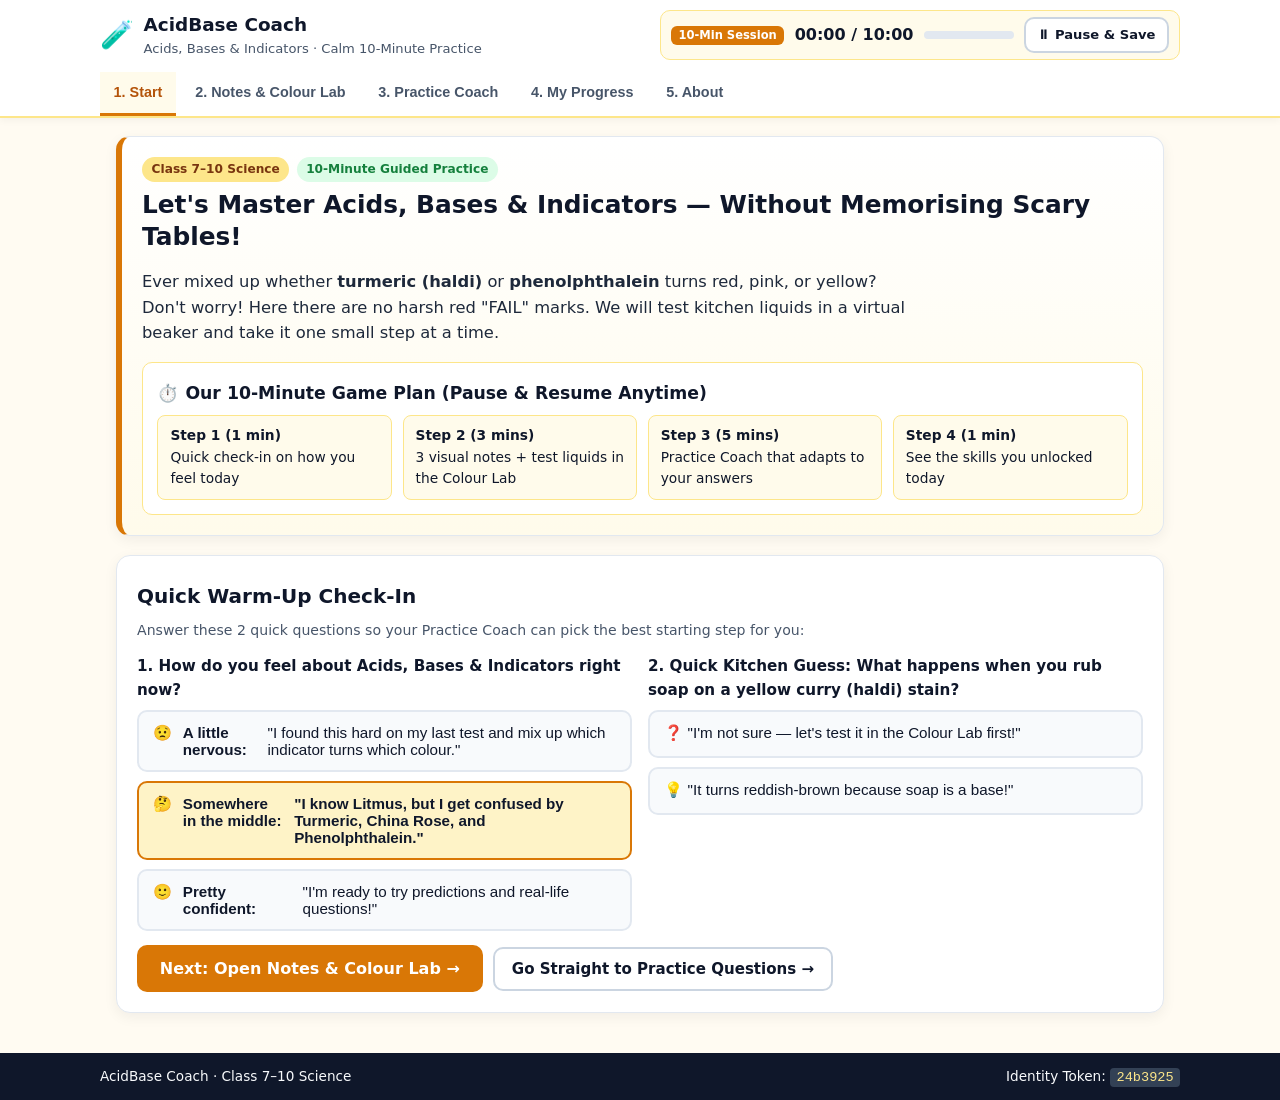
<file: index.html>
<!DOCTYPE html>
<html lang="en">
<head>
  <meta charset="UTF-8" />
  <meta name="viewport" content="width=device-width, initial-scale=1.0" />
  <title>AcidBase Coach — Interactive Science Tutor</title>
  <link rel="stylesheet" href="./styles.css" />
</head>
<body>
  <!-- Clean Learner Header: Brand + 10-Minute Study Session Timer & Pause/Save -->
  <header class="app-header">
    <div class="header-top-row">
      <div class="brand-block">
        <span class="brand-logo" aria-hidden="true">🧪</span>
        <div>
          <strong class="brand-title">AcidBase Coach</strong>
          <span class="brand-subtitle">Acids, Bases & Indicators · Calm 10-Minute Practice</span>
        </div>
      </div>

      <div class="c4-session-widget" aria-label="10-Minute Study Session Timer">
        <div class="c4-timer-text">
          <span class="c4-badge">10-Min Session</span>
          <strong id="c4-timer-readout">00:00 / 10:00</strong>
        </div>
        <div class="c4-progress-track" aria-hidden="true">
          <div id="c4-progress-fill" class="c4-progress-fill" style="width: 0%"></div>
        </div>
        <button type="button" id="c4-pause-btn" class="btn btn-small btn-outline" data-action="toggle-pause">
          ⏸ Pause & Save
        </button>
      </div>
    </div>

    <!-- 5 Connected Screens Navigation Bar -->
    <nav class="main-nav" aria-label="Primary Navigation">
      <button type="button" class="nav-tab nav-tab-active" data-nav-screen="welcome">
        1. Start
      </button>
      <button type="button" class="nav-tab" data-nav-screen="concept">
        2. Notes & Colour Lab
      </button>
      <button type="button" class="nav-tab" data-nav-screen="tutor">
        3. Practice Coach
      </button>
      <button type="button" class="nav-tab" data-nav-screen="summary">
        4. My Progress
      </button>
      <button type="button" class="nav-tab" data-nav-screen="about">
        5. About
      </button>
    </nav>
  </header>

  <!-- Pause & Save Banner -->
  <div id="c4-pause-drawer" class="c4-pause-drawer" hidden></div>

  <!-- Main Screen Container -->
  <main id="app-main" class="app-main" role="main"></main>

  <!-- Subtle Mandatory Footer with Identity Token on Every Screen (Section 2 Rule) -->
  <footer id="identity-footer" class="identity-footer" role="contentinfo">
    <div class="footer-inner">
      <span>AcidBase Coach · Class 7–10 Science</span>
      <span>Identity Token: <code>24b3925</code></span>
    </div>
  </footer>

  <script type="module" src="./src/app.js"></script>
</body>
</html>
</file>
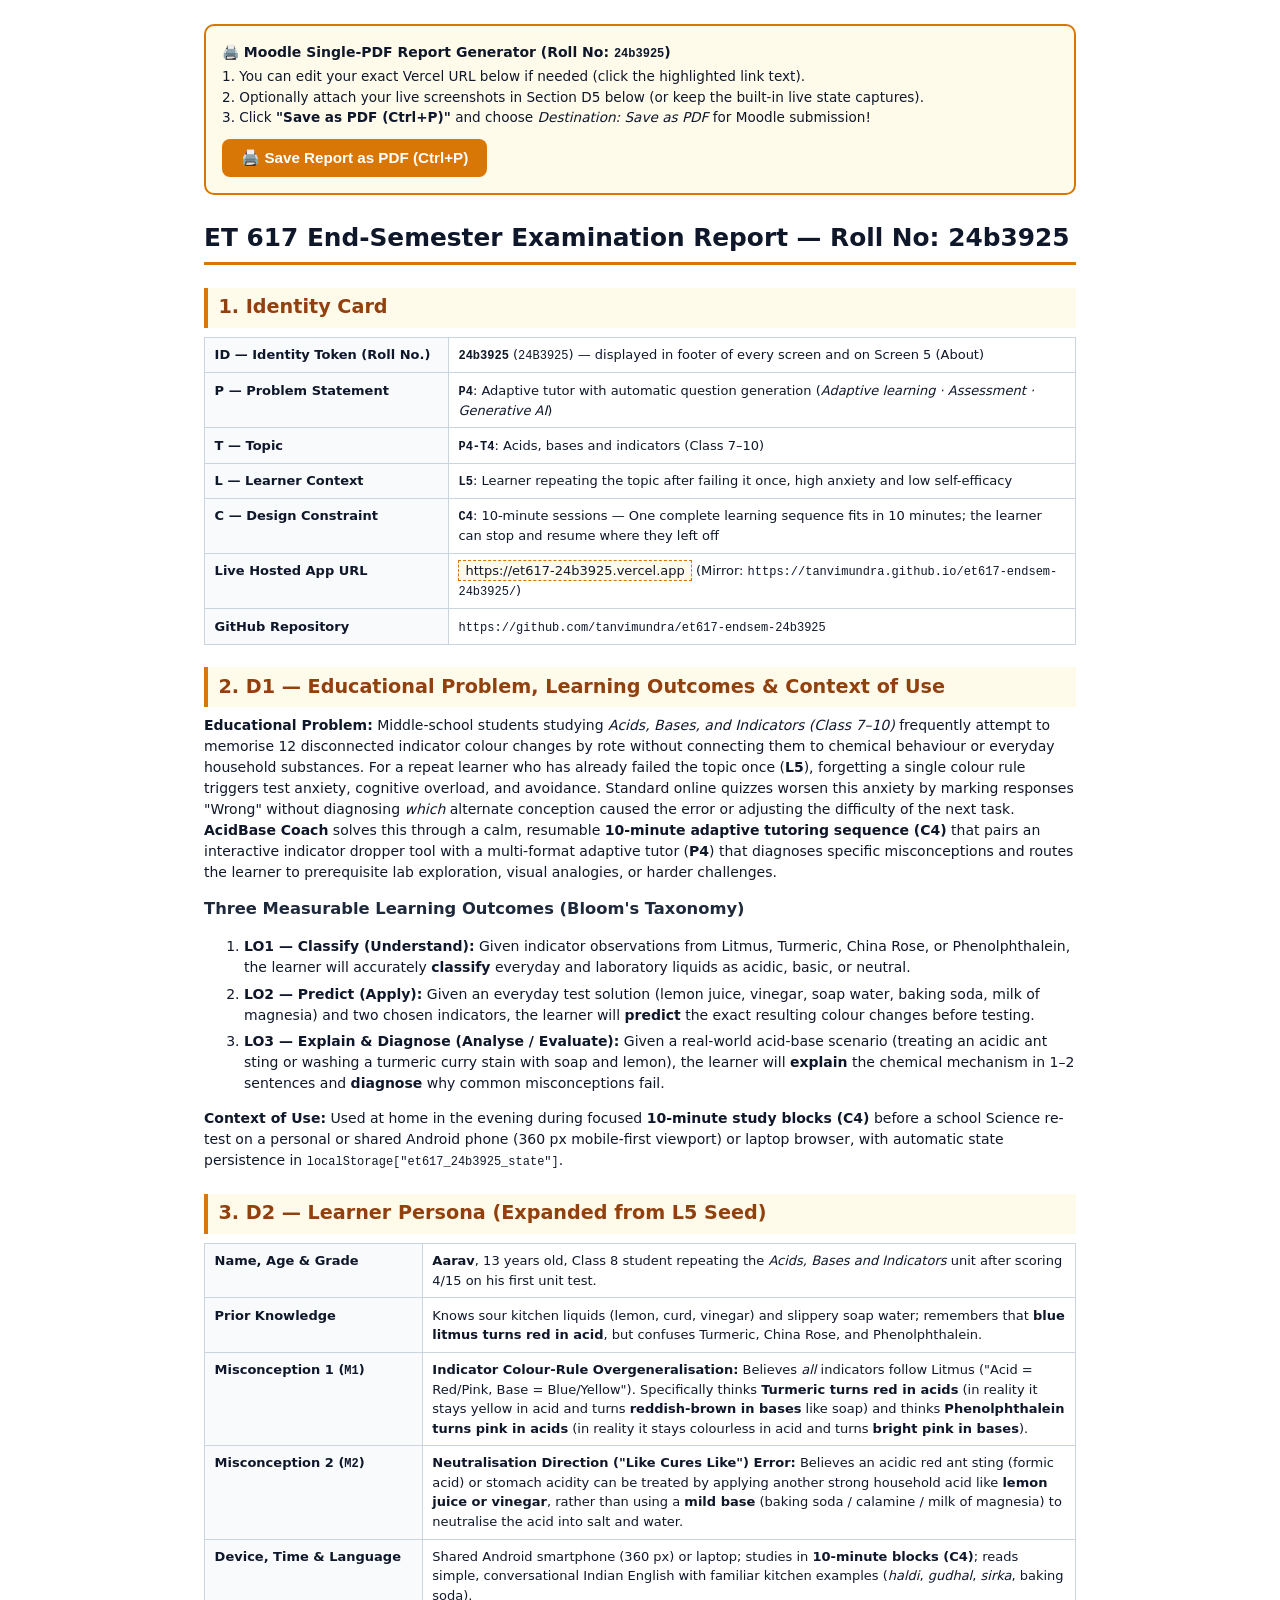
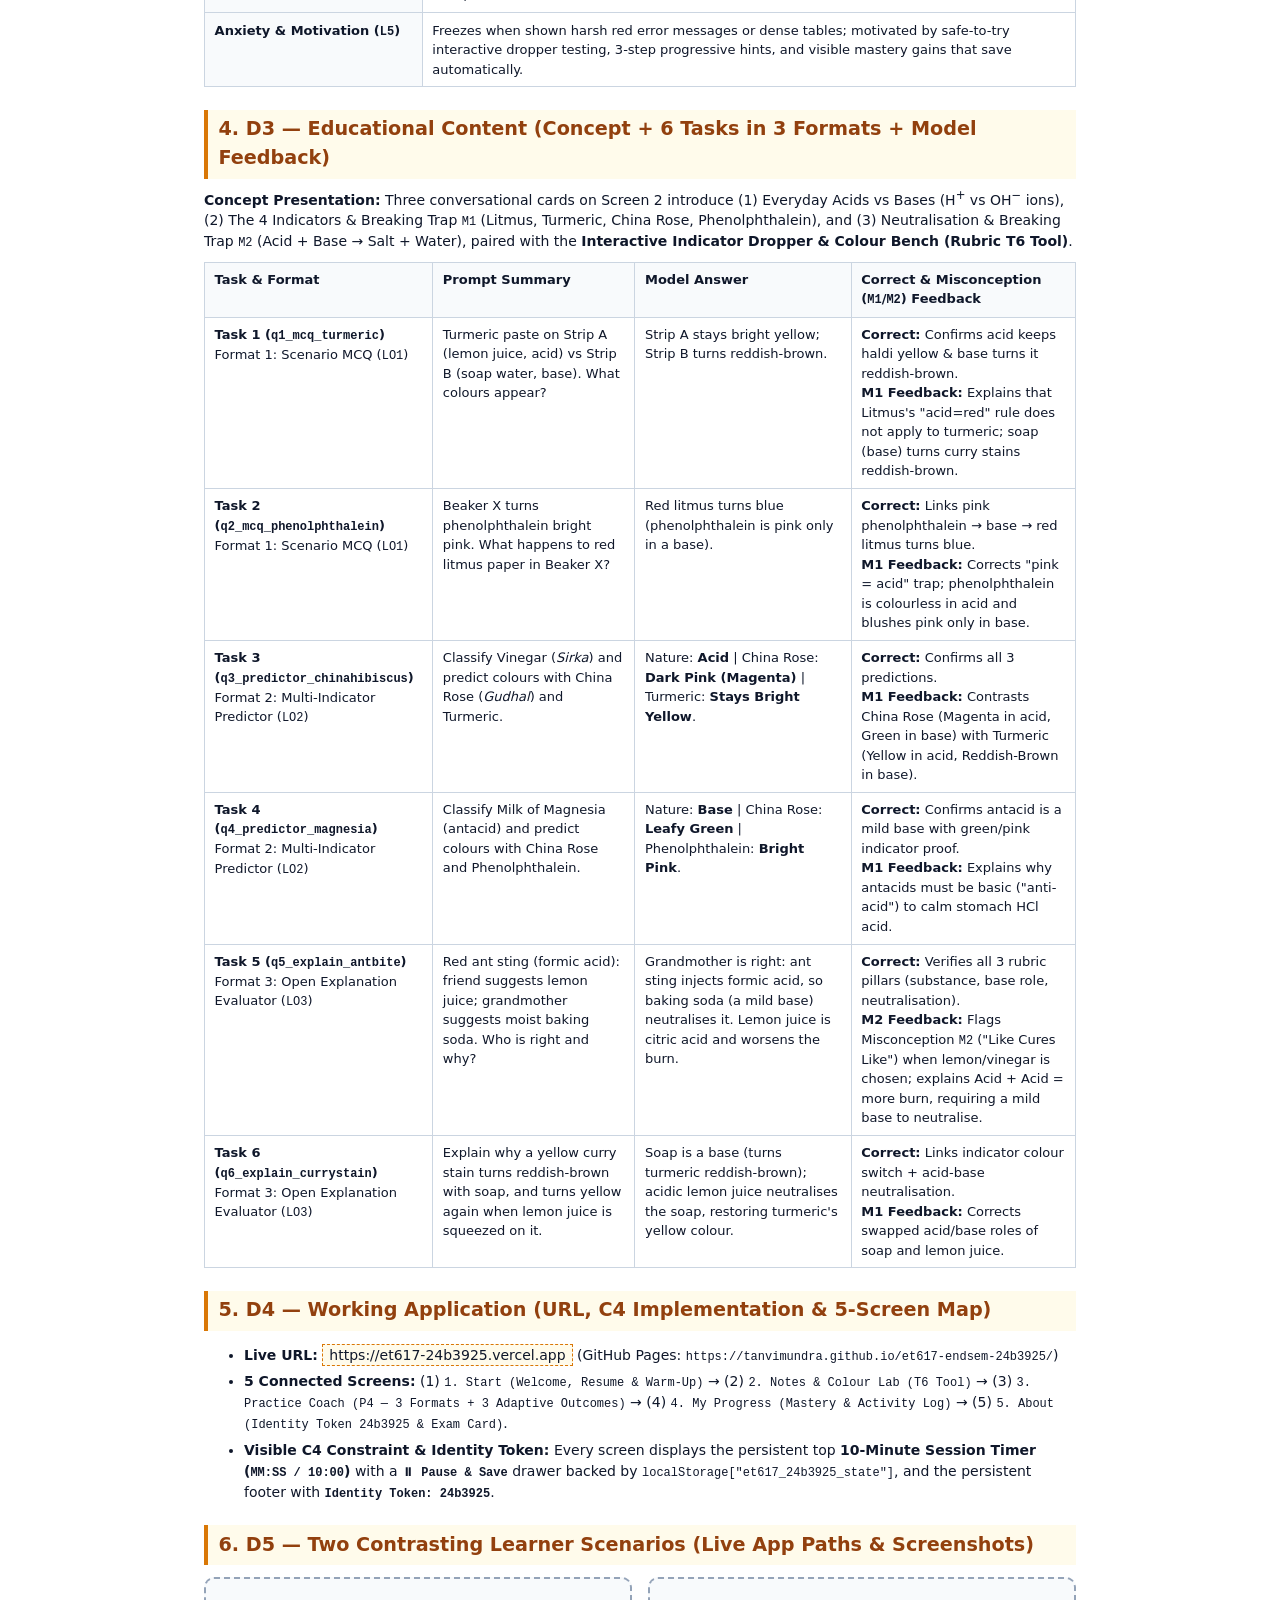
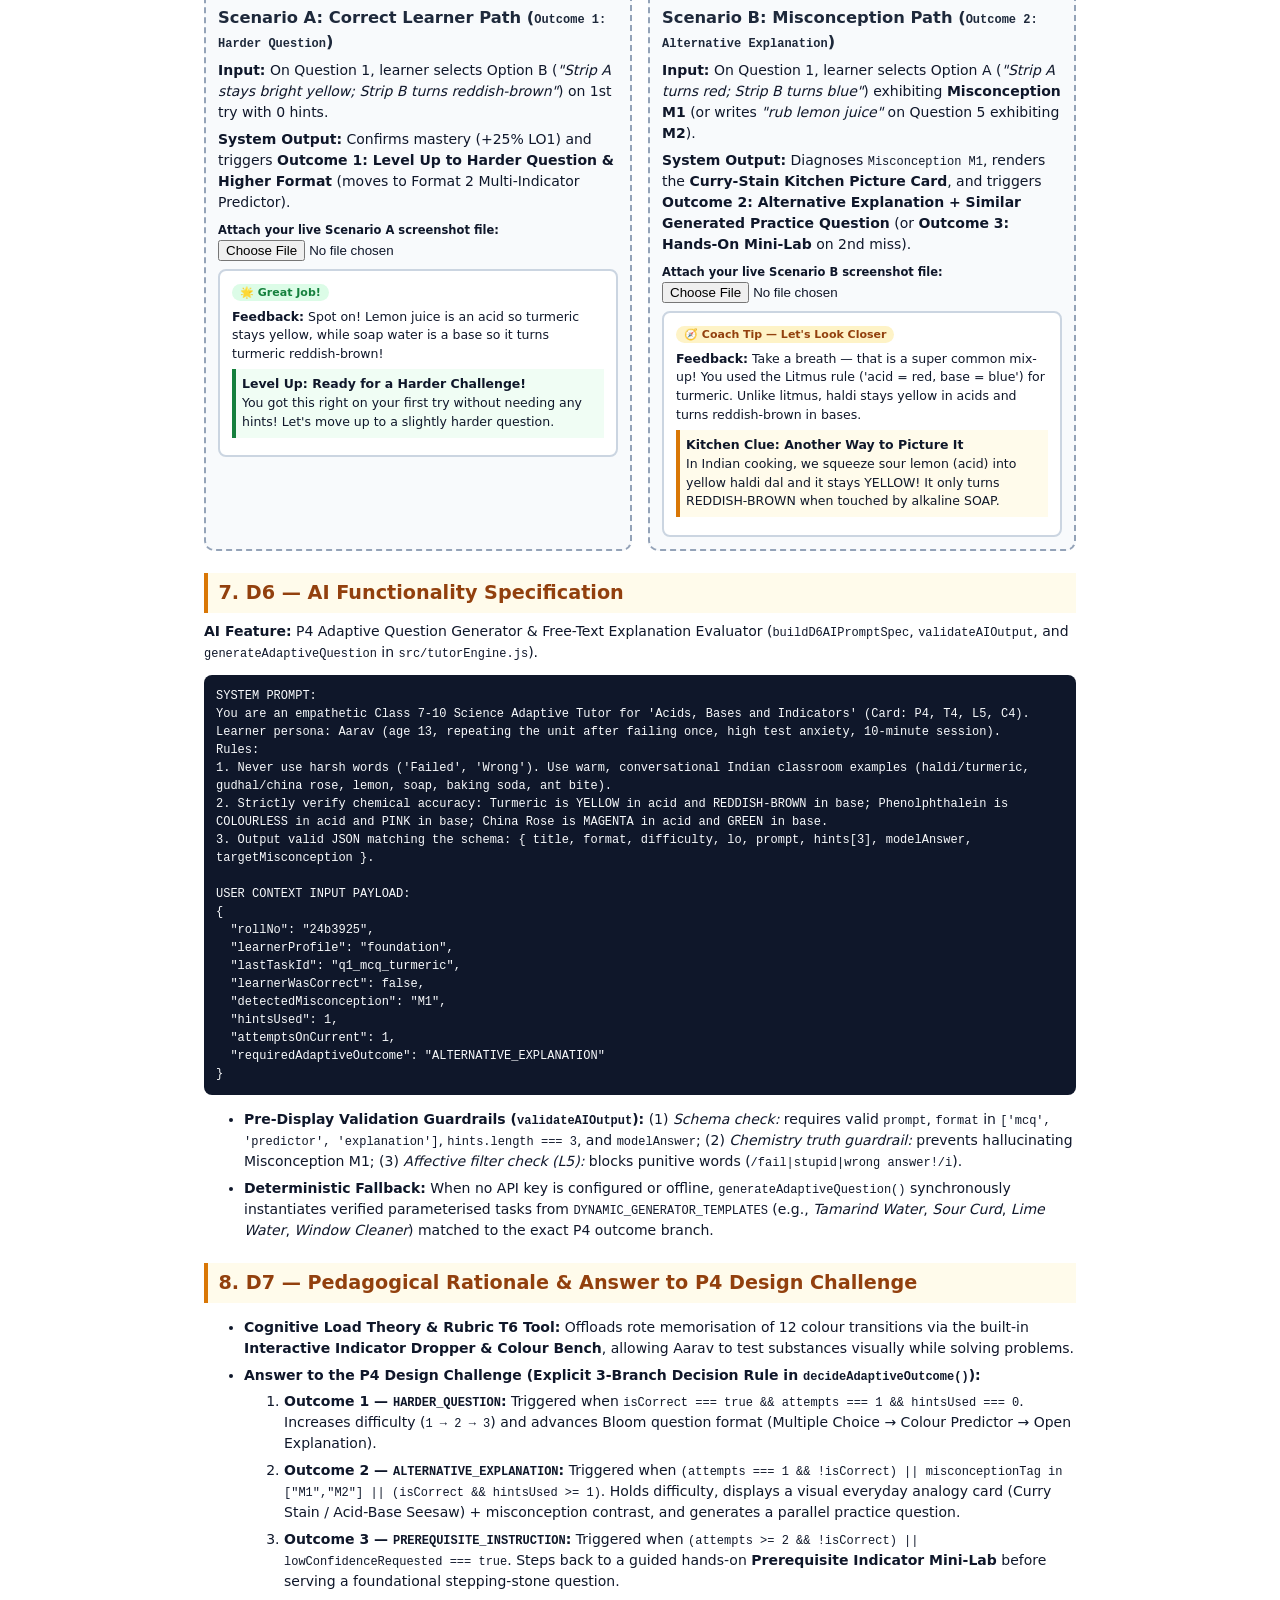
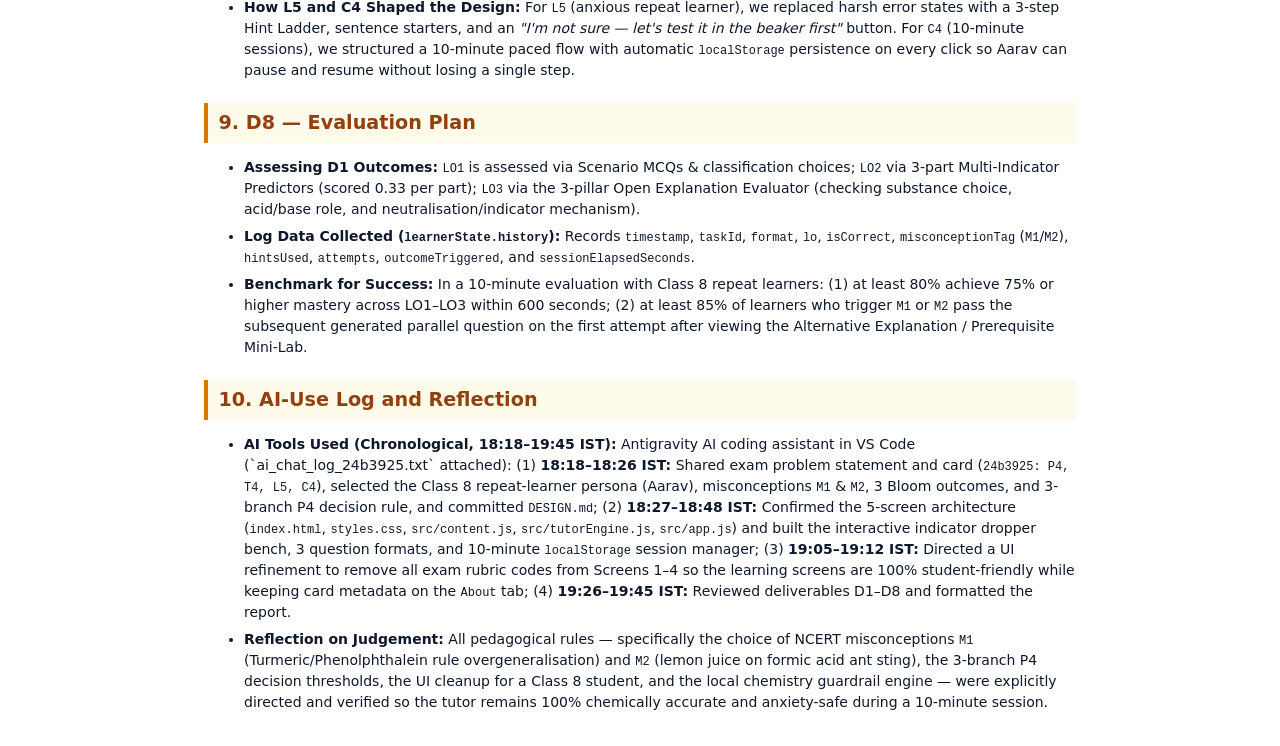
<file: report.html>
<!DOCTYPE html>
<html lang="en">
<head>
  <meta charset="UTF-8" />
  <meta name="viewport" content="width=device-width, initial-scale=1.0" />
  <title>ET 617 End-Semester Exam Report — 24b3925 (P4 · T4 · L5 · C4)</title>
  <style>
    :root {
      --text: #0f172a;
      --muted: #475569;
      --accent: #d97706;
      --border: #cbd5e1;
      --bg-soft: #f8fafc;
    }
    * { box-sizing: border-box; }
    body {
      font-family: system-ui, -apple-system, BlinkMacSystemFont, "Segoe UI", Roboto, sans-serif;
      color: var(--text);
      line-height: 1.5;
      max-width: 920px;
      margin: 0 auto;
      padding: 1.5rem;
      background: #ffffff;
      font-size: 14px;
    }
    .no-print-bar {
      background: #fffbeb;
      border: 2px solid var(--accent);
      border-radius: 10px;
      padding: 1rem;
      margin-bottom: 1.5rem;
      display: flex;
      justify-content: space-between;
      align-items: center;
      flex-wrap: wrap;
      gap: 0.75rem;
    }
    .btn-print {
      background: var(--accent);
      color: #fff;
      border: none;
      padding: 0.6rem 1.2rem;
      border-radius: 8px;
      font-weight: 700;
      cursor: pointer;
      font-size: 0.95rem;
    }
    h1 { font-size: 1.55rem; margin: 0 0 0.4rem; color: #0f172a; border-bottom: 3px solid var(--accent); padding-bottom: 0.4rem; }
    h2 { font-size: 1.2rem; margin: 1.4rem 0 0.5rem; color: #92400e; background: #fffbeb; padding: 0.35rem 0.65rem; border-left: 4px solid var(--accent); }
    h3 { font-size: 1.02rem; margin: 0.9rem 0 0.35rem; color: #1e293b; }
    p, li { margin: 0.35rem 0; }
    table { width: 100%; border-collapse: collapse; margin: 0.6rem 0; font-size: 13px; }
    th, td { border: 1px solid var(--border); padding: 0.45rem 0.6rem; text-align: left; vertical-align: top; }
    th { background: var(--bg-soft); font-weight: 700; }
    code, pre { font-family: ui-monospace, SFMono-Regular, Menlo, Consolas, monospace; font-size: 12px; }
    pre { background: #0f172a; color: #f8fafc; padding: 0.75rem; border-radius: 8px; overflow-x: auto; white-space: pre-wrap; }
    .screenshot-grid {
      display: grid;
      grid-template-columns: 1fr 1fr;
      gap: 1rem;
      margin: 0.75rem 0;
    }
    .screenshot-card {
      border: 2px dashed #94a3b8;
      border-radius: 10px;
      padding: 0.75rem;
      background: #f8fafc;
    }
    .screenshot-card img {
      max-width: 100%;
      border-radius: 6px;
      border: 1px solid #cbd5e1;
      margin-top: 0.5rem;
      display: block;
    }
    .mock-ui-capture {
      background: #ffffff;
      border: 2px solid #cbd5e1;
      border-radius: 8px;
      padding: 0.75rem;
      margin-top: 0.5rem;
      font-size: 12.5px;
    }
    .badge-green { background: #dcfce7; color: #15803d; padding: 2px 8px; border-radius: 99px; font-weight: 700; font-size: 11px; }
    .badge-amber { background: #fef3c7; color: #92400e; padding: 2px 8px; border-radius: 99px; font-weight: 700; font-size: 11px; }
    .badge-red { background: #fee2e2; color: #b91c1c; padding: 2px 8px; border-radius: 99px; font-weight: 700; font-size: 11px; }
    .editable-url {
      border: 1px dashed var(--accent);
      padding: 2px 6px;
      background: #fffbeb;
    }
    @media print {
      .no-print-bar, .file-upload-control { display: none !important; }
      body { padding: 0; font-size: 12.5px; }
      h2 { break-after: avoid; }
      table, pre, .screenshot-card { break-inside: avoid; }
    }
  </style>
</head>
<body>
  <div class="no-print-bar">
    <div>
      <strong>🖨️ Moodle Single-PDF Report Generator (Roll No: <code>24b3925</code>)</strong>
      <p style="margin:0.2rem 0 0; font-size:0.85rem;">
        1. You can edit your exact Vercel URL below if needed (click the highlighted link text).<br/>
        2. Optionally attach your live screenshots in Section D5 below (or keep the built-in live state captures).<br/>
        3. Click <strong>"Save as PDF (Ctrl+P)"</strong> and choose <em>Destination: Save as PDF</em> for Moodle submission!
      </p>
    </div>
    <button class="btn-print" onclick="window.print()">🖨️ Save Report as PDF (Ctrl+P)</button>
  </div>

  <h1>ET 617 End-Semester Examination Report — Roll No: 24b3925</h1>

  <h2>1. Identity Card</h2>
  <table>
    <tbody>
      <tr>
        <th style="width:28%">ID — Identity Token (Roll No.)</th>
        <td><strong><code>24b3925</code></strong> (<code>24B3925</code>) — displayed in footer of every screen and on Screen 5 (About)</td>
      </tr>
      <tr>
        <th>P — Problem Statement</th>
        <td><strong><code>P4</code></strong>: Adaptive tutor with automatic question generation (<em>Adaptive learning · Assessment · Generative AI</em>)</td>
      </tr>
      <tr>
        <th>T — Topic</th>
        <td><strong><code>P4-T4</code></strong>: Acids, bases and indicators (Class 7–10)</td>
      </tr>
      <tr>
        <th>L — Learner Context</th>
        <td><strong><code>L5</code></strong>: Learner repeating the topic after failing it once, high anxiety and low self-efficacy</td>
      </tr>
      <tr>
        <th>C — Design Constraint</th>
        <td><strong><code>C4</code></strong>: 10-minute sessions — One complete learning sequence fits in 10 minutes; the learner can stop and resume where they left off</td>
      </tr>
      <tr>
        <th>Live Hosted App URL</th>
        <td>
          <span contenteditable="true" class="editable-url">https://et617-24b3925.vercel.app</span>
          (Mirror: <code>https://tanvimundra.github.io/et617-endsem-24b3925/</code>)
        </td>
      </tr>
      <tr>
        <th>GitHub Repository</th>
        <td><code>https://github.com/tanvimundra/et617-endsem-24b3925</code></td>
      </tr>
    </tbody>
  </table>

  <h2>2. D1 — Educational Problem, Learning Outcomes & Context of Use</h2>
  <p>
    <strong>Educational Problem:</strong> Middle-school students studying <em>Acids, Bases, and Indicators (Class 7–10)</em> frequently attempt to memorise 12 disconnected indicator colour changes by rote without connecting them to chemical behaviour or everyday household substances. For a repeat learner who has already failed the topic once (<strong>L5</strong>), forgetting a single colour rule triggers test anxiety, cognitive overload, and avoidance. Standard online quizzes worsen this anxiety by marking responses "Wrong" without diagnosing <em>which</em> alternate conception caused the error or adjusting the difficulty of the next task. <strong>AcidBase Coach</strong> solves this through a calm, resumable <strong>10-minute adaptive tutoring sequence (C4)</strong> that pairs an interactive indicator dropper tool with a multi-format adaptive tutor (<strong>P4</strong>) that diagnoses specific misconceptions and routes the learner to prerequisite lab exploration, visual analogies, or harder challenges.
  </p>
  <h3>Three Measurable Learning Outcomes (Bloom's Taxonomy)</h3>
  <ol>
    <li><strong>LO1 — Classify (Understand):</strong> Given indicator observations from Litmus, Turmeric, China Rose, or Phenolphthalein, the learner will accurately <strong>classify</strong> everyday and laboratory liquids as acidic, basic, or neutral.</li>
    <li><strong>LO2 — Predict (Apply):</strong> Given an everyday test solution (lemon juice, vinegar, soap water, baking soda, milk of magnesia) and two chosen indicators, the learner will <strong>predict</strong> the exact resulting colour changes before testing.</li>
    <li><strong>LO3 — Explain & Diagnose (Analyse / Evaluate):</strong> Given a real-world acid-base scenario (treating an acidic ant sting or washing a turmeric curry stain with soap and lemon), the learner will <strong>explain</strong> the chemical mechanism in 1–2 sentences and <strong>diagnose</strong> why common misconceptions fail.</li>
  </ol>
  <p>
    <strong>Context of Use:</strong> Used at home in the evening during focused <strong>10-minute study blocks (C4)</strong> before a school Science re-test on a personal or shared Android phone (360 px mobile-first viewport) or laptop browser, with automatic state persistence in <code>localStorage["et617_24b3925_state"]</code>.
  </p>

  <h2>3. D2 — Learner Persona (Expanded from L5 Seed)</h2>
  <table>
    <tbody>
      <tr>
        <th style="width:25%">Name, Age & Grade</th>
        <td><strong>Aarav</strong>, 13 years old, Class 8 student repeating the <em>Acids, Bases and Indicators</em> unit after scoring 4/15 on his first unit test.</td>
      </tr>
      <tr>
        <th>Prior Knowledge</th>
        <td>Knows sour kitchen liquids (lemon, curd, vinegar) and slippery soap water; remembers that <strong>blue litmus turns red in acid</strong>, but confuses Turmeric, China Rose, and Phenolphthalein.</td>
      </tr>
      <tr>
        <th>Misconception 1 (<code>M1</code>)</th>
        <td><strong>Indicator Colour-Rule Overgeneralisation:</strong> Believes <em>all</em> indicators follow Litmus ("Acid = Red/Pink, Base = Blue/Yellow"). Specifically thinks <strong>Turmeric turns red in acids</strong> (in reality it stays yellow in acid and turns <strong>reddish-brown in bases</strong> like soap) and thinks <strong>Phenolphthalein turns pink in acids</strong> (in reality it stays colourless in acid and turns <strong>bright pink in bases</strong>).</td>
      </tr>
      <tr>
        <th>Misconception 2 (<code>M2</code>)</th>
        <td><strong>Neutralisation Direction ("Like Cures Like") Error:</strong> Believes an acidic red ant sting (formic acid) or stomach acidity can be treated by applying another strong household acid like <strong>lemon juice or vinegar</strong>, rather than using a <strong>mild base</strong> (baking soda / calamine / milk of magnesia) to neutralise the acid into salt and water.</td>
      </tr>
      <tr>
        <th>Device, Time & Language</th>
        <td>Shared Android smartphone (360 px) or laptop; studies in <strong>10-minute blocks (C4)</strong>; reads simple, conversational Indian English with familiar kitchen examples (<em>haldi</em>, <em>gudhal</em>, <em>sirka</em>, baking soda).</td>
      </tr>
      <tr>
        <th>Anxiety & Motivation (<code>L5</code>)</th>
        <td>Freezes when shown harsh red error messages or dense tables; motivated by safe-to-try interactive dropper testing, 3-step progressive hints, and visible mastery gains that save automatically.</td>
      </tr>
    </tbody>
  </table>

  <h2>4. D3 — Educational Content (Concept + 6 Tasks in 3 Formats + Model Feedback)</h2>
  <p>
    <strong>Concept Presentation:</strong> Three conversational cards on Screen 2 introduce (1) Everyday Acids vs Bases (H<sup>+</sup> vs OH<sup>−</sup> ions), (2) The 4 Indicators &amp; Breaking Trap <code>M1</code> (Litmus, Turmeric, China Rose, Phenolphthalein), and (3) Neutralisation &amp; Breaking Trap <code>M2</code> (Acid + Base &rarr; Salt + Water), paired with the <strong>Interactive Indicator Dropper &amp; Colour Bench (Rubric T6 Tool)</strong>.
  </p>
  <table>
    <thead>
      <tr>
        <th>Task &amp; Format</th>
        <th>Prompt Summary</th>
        <th>Model Answer</th>
        <th>Correct &amp; Misconception (<code>M1</code>/<code>M2</code>) Feedback</th>
      </tr>
    </thead>
    <tbody>
      <tr>
        <td><strong>Task 1 (<code>q1_mcq_turmeric</code>)</strong><br/>Format 1: Scenario MCQ (<code>LO1</code>)</td>
        <td>Turmeric paste on Strip A (lemon juice, acid) vs Strip B (soap water, base). What colours appear?</td>
        <td>Strip A stays bright yellow; Strip B turns reddish-brown.</td>
        <td><strong>Correct:</strong> Confirms acid keeps haldi yellow &amp; base turns it reddish-brown.<br/><strong>M1 Feedback:</strong> Explains that Litmus's "acid=red" rule does not apply to turmeric; soap (base) turns curry stains reddish-brown.</td>
      </tr>
      <tr>
        <td><strong>Task 2 (<code>q2_mcq_phenolphthalein</code>)</strong><br/>Format 1: Scenario MCQ (<code>LO1</code>)</td>
        <td>Beaker X turns phenolphthalein bright pink. What happens to red litmus paper in Beaker X?</td>
        <td>Red litmus turns blue (phenolphthalein is pink only in a base).</td>
        <td><strong>Correct:</strong> Links pink phenolphthalein &rarr; base &rarr; red litmus turns blue.<br/><strong>M1 Feedback:</strong> Corrects "pink = acid" trap; phenolphthalein is colourless in acid and blushes pink only in base.</td>
      </tr>
      <tr>
        <td><strong>Task 3 (<code>q3_predictor_chinahibiscus</code>)</strong><br/>Format 2: Multi-Indicator Predictor (<code>LO2</code>)</td>
        <td>Classify Vinegar (<em>Sirka</em>) and predict colours with China Rose (<em>Gudhal</em>) and Turmeric.</td>
        <td>Nature: <strong>Acid</strong> | China Rose: <strong>Dark Pink (Magenta)</strong> | Turmeric: <strong>Stays Bright Yellow</strong>.</td>
        <td><strong>Correct:</strong> Confirms all 3 predictions.<br/><strong>M1 Feedback:</strong> Contrasts China Rose (Magenta in acid, Green in base) with Turmeric (Yellow in acid, Reddish-Brown in base).</td>
      </tr>
      <tr>
        <td><strong>Task 4 (<code>q4_predictor_magnesia</code>)</strong><br/>Format 2: Multi-Indicator Predictor (<code>LO2</code>)</td>
        <td>Classify Milk of Magnesia (antacid) and predict colours with China Rose and Phenolphthalein.</td>
        <td>Nature: <strong>Base</strong> | China Rose: <strong>Leafy Green</strong> | Phenolphthalein: <strong>Bright Pink</strong>.</td>
        <td><strong>Correct:</strong> Confirms antacid is a mild base with green/pink indicator proof.<br/><strong>M1 Feedback:</strong> Explains why antacids must be basic ("anti-acid") to calm stomach HCl acid.</td>
      </tr>
      <tr>
        <td><strong>Task 5 (<code>q5_explain_antbite</code>)</strong><br/>Format 3: Open Explanation Evaluator (<code>LO3</code>)</td>
        <td>Red ant sting (formic acid): friend suggests lemon juice; grandmother suggests moist baking soda. Who is right and why?</td>
        <td>Grandmother is right: ant sting injects formic acid, so baking soda (a mild base) neutralises it. Lemon juice is citric acid and worsens the burn.</td>
        <td><strong>Correct:</strong> Verifies all 3 rubric pillars (substance, base role, neutralisation).<br/><strong>M2 Feedback:</strong> Flags Misconception <code>M2</code> ("Like Cures Like") when lemon/vinegar is chosen; explains Acid + Acid = more burn, requiring a mild base to neutralise.</td>
      </tr>
      <tr>
        <td><strong>Task 6 (<code>q6_explain_currystain</code>)</strong><br/>Format 3: Open Explanation Evaluator (<code>LO3</code>)</td>
        <td>Explain why a yellow curry stain turns reddish-brown with soap, and turns yellow again when lemon juice is squeezed on it.</td>
        <td>Soap is a base (turns turmeric reddish-brown); acidic lemon juice neutralises the soap, restoring turmeric's yellow colour.</td>
        <td><strong>Correct:</strong> Links indicator colour switch + acid-base neutralisation.<br/><strong>M1 Feedback:</strong> Corrects swapped acid/base roles of soap and lemon juice.</td>
      </tr>
    </tbody>
  </table>

  <h2>5. D4 — Working Application (URL, C4 Implementation &amp; 5-Screen Map)</h2>
  <ul>
    <li><strong>Live URL:</strong> <span contenteditable="true" class="editable-url">https://et617-24b3925.vercel.app</span> (GitHub Pages: <code>https://tanvimundra.github.io/et617-endsem-24b3925/</code>)</li>
    <li><strong>5 Connected Screens:</strong> (1) <code>1. Start (Welcome, Resume &amp; Warm-Up)</code> &rarr; (2) <code>2. Notes &amp; Colour Lab (T6 Tool)</code> &rarr; (3) <code>3. Practice Coach (P4 — 3 Formats + 3 Adaptive Outcomes)</code> &rarr; (4) <code>4. My Progress (Mastery &amp; Activity Log)</code> &rarr; (5) <code>5. About (Identity Token 24b3925 &amp; Exam Card)</code>.</li>
    <li><strong>Visible C4 Constraint &amp; Identity Token:</strong> Every screen displays the persistent top <strong>10-Minute Session Timer (<code>MM:SS / 10:00</code>)</strong> with a <strong><code>⏸ Pause &amp; Save</code></strong> drawer backed by <code>localStorage["et617_24b3925_state"]</code>, and the persistent footer with <strong><code>Identity Token: 24b3925</code></strong>.</li>
  </ul>

  <h2>6. D5 — Two Contrasting Learner Scenarios (Live App Paths &amp; Screenshots)</h2>
  <div class="screenshot-grid">
    <div class="screenshot-card">
      <h3>Scenario A: Correct Learner Path (<code>Outcome 1: Harder Question</code>)</h3>
      <p><strong>Input:</strong> On Question 1, learner selects Option B (<em>"Strip A stays bright yellow; Strip B turns reddish-brown"</em>) on 1st try with 0 hints.</p>
      <p><strong>System Output:</strong> Confirms mastery (+25% LO1) and triggers <strong>Outcome 1: Level Up to Harder Question &amp; Higher Format</strong> (moves to Format 2 Multi-Indicator Predictor).</p>
      <div class="file-upload-control" style="margin:0.4rem 0;">
        <label style="font-size:11.5px; font-weight:700;">Attach your live Scenario A screenshot file:</label>
        <input type="file" accept="image/*" onchange="previewImg(this, 'img-scen-a')" />
      </div>
      <img id="img-scen-a" alt="Scenario A Live Screenshot" style="display:none;" />
      <div class="mock-ui-capture">
        <div><span class="badge-green">🌟 Great Job!</span></div>
        <p><strong>Feedback:</strong> Spot on! Lemon juice is an acid so turmeric stays yellow, while soap water is a base so it turns turmeric reddish-brown!</p>
        <p style="background:#f0fdf4; border-left:4px solid #15803d; padding:6px;">
          <strong>Level Up: Ready for a Harder Challenge!</strong><br/>
          You got this right on your first try without needing any hints! Let's move up to a slightly harder question.
        </p>
      </div>
    </div>

    <div class="screenshot-card">
      <h3>Scenario B: Misconception Path (<code>Outcome 2: Alternative Explanation</code>)</h3>
      <p><strong>Input:</strong> On Question 1, learner selects Option A (<em>"Strip A turns red; Strip B turns blue"</em>) exhibiting <strong>Misconception M1</strong> (or writes <em>"rub lemon juice"</em> on Question 5 exhibiting <strong>M2</strong>).</p>
      <p><strong>System Output:</strong> Diagnoses <code>Misconception M1</code>, renders the <strong>Curry-Stain Kitchen Picture Card</strong>, and triggers <strong>Outcome 2: Alternative Explanation + Similar Generated Practice Question</strong> (or <strong>Outcome 3: Hands-On Mini-Lab</strong> on 2nd miss).</p>
      <div class="file-upload-control" style="margin:0.4rem 0;">
        <label style="font-size:11.5px; font-weight:700;">Attach your live Scenario B screenshot file:</label>
        <input type="file" accept="image/*" onchange="previewImg(this, 'img-scen-b')" />
      </div>
      <img id="img-scen-b" alt="Scenario B Live Screenshot" style="display:none;" />
      <div class="mock-ui-capture">
        <div>
          <span class="badge-amber">🧭 Coach Tip — Let's Look Closer</span>
        </div>
        <p><strong>Feedback:</strong> Take a breath — that is a super common mix-up! You used the Litmus rule ('acid = red, base = blue') for turmeric. Unlike litmus, haldi stays yellow in acids and turns reddish-brown in bases.</p>
        <p style="background:#fffbeb; border-left:4px solid #d97706; padding:6px;">
          <strong>Kitchen Clue: Another Way to Picture It</strong><br/>
          In Indian cooking, we squeeze sour lemon (acid) into yellow haldi dal and it stays YELLOW! It only turns REDDISH-BROWN when touched by alkaline SOAP.
        </p>
      </div>
    </div>
  </div>

  <h2>7. D6 — AI Functionality Specification</h2>
  <p><strong>AI Feature:</strong> P4 Adaptive Question Generator &amp; Free-Text Explanation Evaluator (<code>buildD6AIPromptSpec</code>, <code>validateAIOutput</code>, and <code>generateAdaptiveQuestion</code> in <code>src/tutorEngine.js</code>).</p>
  <pre>SYSTEM PROMPT:
You are an empathetic Class 7-10 Science Adaptive Tutor for 'Acids, Bases and Indicators' (Card: P4, T4, L5, C4).
Learner persona: Aarav (age 13, repeating the unit after failing once, high test anxiety, 10-minute session).
Rules:
1. Never use harsh words ('Failed', 'Wrong'). Use warm, conversational Indian classroom examples (haldi/turmeric, gudhal/china rose, lemon, soap, baking soda, ant bite).
2. Strictly verify chemical accuracy: Turmeric is YELLOW in acid and REDDISH-BROWN in base; Phenolphthalein is COLOURLESS in acid and PINK in base; China Rose is MAGENTA in acid and GREEN in base.
3. Output valid JSON matching the schema: { title, format, difficulty, lo, prompt, hints[3], modelAnswer, targetMisconception }.

USER CONTEXT INPUT PAYLOAD:
{
  "rollNo": "24b3925",
  "learnerProfile": "foundation",
  "lastTaskId": "q1_mcq_turmeric",
  "learnerWasCorrect": false,
  "detectedMisconception": "M1",
  "hintsUsed": 1,
  "attemptsOnCurrent": 1,
  "requiredAdaptiveOutcome": "ALTERNATIVE_EXPLANATION"
}</pre>
  <ul>
    <li><strong>Pre-Display Validation Guardrails (<code>validateAIOutput</code>):</strong> (1) <em>Schema check:</em> requires valid <code>prompt</code>, <code>format</code> in <code>['mcq', 'predictor', 'explanation']</code>, <code>hints.length === 3</code>, and <code>modelAnswer</code>; (2) <em>Chemistry truth guardrail:</em> prevents hallucinating Misconception M1; (3) <em>Affective filter check (L5):</em> blocks punitive words (<code>/fail|stupid|wrong answer!/i</code>).</li>
    <li><strong>Deterministic Fallback:</strong> When no API key is configured or offline, <code>generateAdaptiveQuestion()</code> synchronously instantiates verified parameterised tasks from <code>DYNAMIC_GENERATOR_TEMPLATES</code> (e.g., <em>Tamarind Water</em>, <em>Sour Curd</em>, <em>Lime Water</em>, <em>Window Cleaner</em>) matched to the exact P4 outcome branch.</li>
  </ul>

  <h2>8. D7 — Pedagogical Rationale &amp; Answer to P4 Design Challenge</h2>
  <ul>
    <li><strong>Cognitive Load Theory &amp; Rubric T6 Tool:</strong> Offloads rote memorisation of 12 colour transitions via the built-in <strong>Interactive Indicator Dropper &amp; Colour Bench</strong>, allowing Aarav to test substances visually while solving problems.</li>
    <li><strong>Answer to the P4 Design Challenge (Explicit 3-Branch Decision Rule in <code>decideAdaptiveOutcome()</code>):</strong>
      <ol>
        <li><strong>Outcome 1 — <code>HARDER_QUESTION</code>:</strong> Triggered when <code>isCorrect === true &amp;&amp; attempts === 1 &amp;&amp; hintsUsed === 0</code>. Increases difficulty (<code>1 &rarr; 2 &rarr; 3</code>) and advances Bloom question format (Multiple Choice &rarr; Colour Predictor &rarr; Open Explanation).</li>
        <li><strong>Outcome 2 — <code>ALTERNATIVE_EXPLANATION</code>:</strong> Triggered when <code>(attempts === 1 &amp;&amp; !isCorrect) || misconceptionTag in ["M1","M2"] || (isCorrect &amp;&amp; hintsUsed &gt;= 1)</code>. Holds difficulty, displays a visual everyday analogy card (Curry Stain / Acid-Base Seesaw) + misconception contrast, and generates a parallel practice question.</li>
        <li><strong>Outcome 3 — <code>PREREQUISITE_INSTRUCTION</code>:</strong> Triggered when <code>(attempts &gt;= 2 &amp;&amp; !isCorrect) || lowConfidenceRequested === true</code>. Steps back to a guided hands-on <strong>Prerequisite Indicator Mini-Lab</strong> before serving a foundational stepping-stone question.</li>
      </ol>
    </li>
    <li><strong>How L5 and C4 Shaped the Design:</strong> For <code>L5</code> (anxious repeat learner), we replaced harsh error states with a 3-step Hint Ladder, sentence starters, and an <em>"I'm not sure — let's test it in the beaker first"</em> button. For <code>C4</code> (10-minute sessions), we structured a 10-minute paced flow with automatic <code>localStorage</code> persistence on every click so Aarav can pause and resume without losing a single step.</li>
  </ul>

  <h2>9. D8 — Evaluation Plan</h2>
  <ul>
    <li><strong>Assessing D1 Outcomes:</strong> <code>LO1</code> is assessed via Scenario MCQs &amp; classification choices; <code>LO2</code> via 3-part Multi-Indicator Predictors (scored 0.33 per part); <code>LO3</code> via the 3-pillar Open Explanation Evaluator (checking substance choice, acid/base role, and neutralisation/indicator mechanism).</li>
    <li><strong>Log Data Collected (<code>learnerState.history</code>):</strong> Records <code>timestamp</code>, <code>taskId</code>, <code>format</code>, <code>lo</code>, <code>isCorrect</code>, <code>misconceptionTag</code> (<code>M1</code>/<code>M2</code>), <code>hintsUsed</code>, <code>attempts</code>, <code>outcomeTriggered</code>, and <code>sessionElapsedSeconds</code>.</li>
    <li><strong>Benchmark for Success:</strong> In a 10-minute evaluation with Class 8 repeat learners: (1) at least 80% achieve 75% or higher mastery across LO1–LO3 within 600 seconds; (2) at least 85% of learners who trigger <code>M1</code> or <code>M2</code> pass the subsequent generated parallel question on the first attempt after viewing the Alternative Explanation / Prerequisite Mini-Lab.</li>
  </ul>

  <h2>10. AI-Use Log and Reflection</h2>
  <ul>
    <li><strong>AI Tools Used (Chronological, 18:18–19:45 IST):</strong> Antigravity AI coding assistant in VS Code (`ai_chat_log_24b3925.txt` attached): (1) <strong>18:18–18:26 IST:</strong> Shared exam problem statement and card (<code>24b3925: P4, T4, L5, C4</code>), selected the Class 8 repeat-learner persona (Aarav), misconceptions <code>M1</code> &amp; <code>M2</code>, 3 Bloom outcomes, and 3-branch P4 decision rule, and committed <code>DESIGN.md</code>; (2) <strong>18:27–18:48 IST:</strong> Confirmed the 5-screen architecture (<code>index.html</code>, <code>styles.css</code>, <code>src/content.js</code>, <code>src/tutorEngine.js</code>, <code>src/app.js</code>) and built the interactive indicator dropper bench, 3 question formats, and 10-minute <code>localStorage</code> session manager; (3) <strong>19:05–19:12 IST:</strong> Directed a UI refinement to remove all exam rubric codes from Screens 1–4 so the learning screens are 100% student-friendly while keeping card metadata on the <code>About</code> tab; (4) <strong>19:26–19:45 IST:</strong> Reviewed deliverables D1–D8 and formatted the report.</li>
    <li><strong>Reflection on Judgement:</strong> All pedagogical rules — specifically the choice of NCERT misconceptions <code>M1</code> (Turmeric/Phenolphthalein rule overgeneralisation) and <code>M2</code> (lemon juice on formic acid ant sting), the 3-branch P4 decision thresholds, the UI cleanup for a Class 8 student, and the local chemistry guardrail engine — were explicitly directed and verified so the tutor remains 100% chemically accurate and anxiety-safe during a 10-minute session.</li>
  </ul>

  <script>
    function previewImg(input, targetId) {
      const file = input.files && input.files[0];
      if (!file) return;
      const reader = new FileReader();
      reader.onload = function(e) {
        const img = document.getElementById(targetId);
        img.src = e.target.result;
        img.style.display = "block";
      };
      reader.readAsDataURL(file);
    }
  </script>
</body>
</html>
</file>
<file: styles.css>
:root {
  --bg: #fffbf2;
  --surface: #ffffff;
  --surface-muted: #fef3c7;
  --text: #0f172a;
  --text-muted: #475569;
  --accent: #d97706;
  --accent-hover: #b45309;
  --accent-soft: #fde68a;
  --green: #15803d;
  --green-soft: #dcfce7;
  --blue: #1d4ed8;
  --blue-soft: #dbeafe;
  --purple: #6d28d9;
  --purple-soft: #ede9fe;
  --red: #b91c1c;
  --red-soft: #fee2e2;
  --border: #e2e8f0;
  --radius: 14px;
  --shadow: 0 4px 14px rgba(15, 23, 42, 0.06);
  --font: system-ui, -apple-system, BlinkMacSystemFont, "Segoe UI", Roboto, sans-serif;
}

* {
  box-sizing: border-box;
}

body {
  margin: 0;
  font-family: var(--font);
  font-size: 16px;
  line-height: 1.55;
  color: var(--text);
  background: var(--bg);
  min-height: 100vh;
  display: flex;
  flex-direction: column;
}

/* Header & C4 Session Bar */
.app-header {
  background: var(--surface);
  border-bottom: 2px solid var(--accent-soft);
  position: sticky;
  top: 0;
  z-index: 50;
  padding: 0.65rem 1rem 0;
  box-shadow: 0 2px 8px rgba(15, 23, 42, 0.05);
}

.header-top-row {
  max-width: 1080px;
  margin: 0 auto;
  display: flex;
  flex-wrap: wrap;
  justify-content: space-between;
  align-items: center;
  gap: 0.75rem;
  padding-bottom: 0.5rem;
}

.brand-block {
  display: flex;
  align-items: center;
  gap: 0.6rem;
}

.brand-logo {
  font-size: 1.7rem;
}

.brand-title {
  display: block;
  font-size: 1.15rem;
  color: var(--text);
}

.brand-subtitle {
  display: block;
  font-size: 0.82rem;
  color: var(--text-muted);
}

.c4-session-widget {
  display: flex;
  align-items: center;
  gap: 0.65rem;
  flex-wrap: wrap;
  background: #fffbeb;
  border: 1px solid var(--accent-soft);
  padding: 0.35rem 0.65rem;
  border-radius: 10px;
}

.c4-badge {
  background: var(--accent);
  color: #fff;
  font-size: 0.72rem;
  font-weight: 700;
  padding: 0.15rem 0.45rem;
  border-radius: 6px;
  margin-right: 0.35rem;
}

.c4-progress-track {
  width: 90px;
  height: 8px;
  background: #e2e8f0;
  border-radius: 999px;
  overflow: hidden;
}

.c4-progress-fill {
  height: 100%;
  background: var(--accent);
  transition: width 0.3s ease;
}

/* 5-Screen Navigation */
.main-nav {
  max-width: 1080px;
  margin: 0 auto;
  display: flex;
  gap: 0.35rem;
  overflow-x: auto;
  padding-top: 0.25rem;
}

.nav-tab {
  background: transparent;
  border: none;
  border-bottom: 3px solid transparent;
  padding: 0.55rem 0.85rem;
  font-size: 0.9rem;
  font-weight: 600;
  color: var(--text-muted);
  cursor: pointer;
  white-space: nowrap;
  min-height: 44px;
}

.nav-tab:hover {
  color: var(--text);
  background: #fef3c7;
  border-radius: 8px 8px 0 0;
}

.nav-tab-active {
  color: var(--accent-hover);
  border-bottom-color: var(--accent);
  background: #fffbeb;
}

/* Pause Drawer */
.c4-pause-drawer {
  background: var(--green-soft);
  border-bottom: 2px solid var(--green);
  padding: 0.85rem 1rem;
}

.pause-drawer-inner {
  max-width: 1080px;
  margin: 0 auto;
  display: flex;
  justify-content: space-between;
  align-items: center;
  gap: 1rem;
  flex-wrap: wrap;
}

/* Main Layout */
.app-main {
  flex: 1;
  width: 100%;
  max-width: 1080px;
  margin: 0 auto;
  padding: 1.15rem 1rem 2.5rem;
}

.screen-container {
  display: flex;
  flex-direction: column;
  gap: 1.15rem;
}

.card,
.hero-card,
.lab-tool-card {
  background: var(--surface);
  border: 1px solid var(--border);
  border-radius: var(--radius);
  padding: 1.25rem;
  box-shadow: var(--shadow);
}

.hero-card {
  border-left: 6px solid var(--accent);
  background: linear-gradient(180deg, #ffffff 0%, #fffbeb 100%);
}

h1 {
  font-size: 1.55rem;
  margin: 0.4rem 0 0.6rem;
  line-height: 1.3;
}

h2 {
  font-size: 1.25rem;
  margin: 0.3rem 0 0.5rem;
}

h3 {
  font-size: 1.08rem;
  margin: 0.2rem 0 0.45rem;
}

.lead-text {
  font-size: 1.02rem;
  color: #1e293b;
  max-width: 75ch;
}

.muted-small {
  font-size: 0.88rem;
  color: var(--text-muted);
  margin: 0.25rem 0;
}

/* Pills */
.hero-badges,
.tutor-meta-badges {
  display: flex;
  flex-wrap: wrap;
  gap: 0.45rem;
  margin-bottom: 0.4rem;
}

.pill {
  display: inline-block;
  font-size: 0.76rem;
  font-weight: 700;
  padding: 0.2rem 0.6rem;
  border-radius: 999px;
}

.pill-amber { background: var(--accent-soft); color: #78350f; }
.pill-blue { background: var(--blue-soft); color: var(--blue); }
.pill-purple { background: var(--purple-soft); color: var(--purple); }
.pill-green { background: var(--green-soft); color: var(--green); }
.pill-red { background: var(--red-soft); color: var(--red); }
.pill-dark { background: #1e293b; color: #ffffff; }

/* C4 Resume Banner & Pacing Plan */
.c4-resume-banner {
  background: var(--green-soft);
  border: 2px solid var(--green);
  border-radius: var(--radius);
  padding: 1rem 1.25rem;
  display: flex;
  justify-content: space-between;
  align-items: center;
  flex-wrap: wrap;
  gap: 1rem;
}

.c4-resume-actions {
  display: flex;
  gap: 0.6rem;
  flex-wrap: wrap;
}

.c4-pacing-plan {
  margin-top: 1rem;
  background: var(--surface);
  border: 1px solid var(--accent-soft);
  border-radius: 10px;
  padding: 0.9rem;
}

.pacing-steps {
  display: grid;
  grid-template-columns: repeat(auto-fit, minmax(190px, 1fr));
  gap: 0.65rem;
  margin-top: 0.5rem;
}

.pacing-step {
  background: #fffbeb;
  border: 1px solid #fde68a;
  padding: 0.6rem 0.75rem;
  border-radius: 8px;
  font-size: 0.86rem;
  display: flex;
  flex-direction: column;
}

/* Diagnostic & Options */
.diagnostic-grid {
  display: grid;
  grid-template-columns: repeat(auto-fit, minmax(280px, 1fr));
  gap: 1rem;
  margin: 0.85rem 0;
}

.field-label {
  display: block;
  font-weight: 700;
  margin-bottom: 0.5rem;
  font-size: 0.95rem;
}

.choice-stack {
  display: flex;
  flex-direction: column;
  gap: 0.55rem;
}

.option-btn {
  display: flex;
  align-items: flex-start;
  gap: 0.65rem;
  text-align: left;
  background: #f8fafc;
  border: 2px solid var(--border);
  border-radius: 10px;
  padding: 0.75rem 0.9rem;
  font-size: 0.95rem;
  color: var(--text);
  cursor: pointer;
  min-height: 48px;
  transition: border-color 0.15s, background 0.15s;
}

.option-btn:hover {
  border-color: var(--accent);
  background: #fffbeb;
}

.option-selected {
  border-color: var(--accent);
  background: #fef3c7;
  font-weight: 600;
}

.opt-letter {
  background: var(--accent);
  color: #fff;
  font-weight: 700;
  font-size: 0.8rem;
  width: 24px;
  height: 24px;
  border-radius: 6px;
  display: inline-flex;
  align-items: center;
  justify-content: center;
  flex-shrink: 0;
}

/* Buttons */
.btn {
  display: inline-flex;
  align-items: center;
  justify-content: center;
  gap: 0.4rem;
  font-family: inherit;
  font-size: 0.94rem;
  font-weight: 700;
  padding: 0.6rem 1.05rem;
  border-radius: 10px;
  border: 2px solid transparent;
  cursor: pointer;
  min-height: 44px;
}

.btn-large {
  font-size: 1rem;
  padding: 0.75rem 1.3rem;
}

.btn-small {
  font-size: 0.82rem;
  padding: 0.35rem 0.7rem;
  min-height: 36px;
}

.btn-primary {
  background: var(--accent);
  color: #ffffff;
}

.btn-primary:hover {
  background: var(--accent-hover);
}

.btn-secondary {
  background: var(--blue);
  color: #ffffff;
}

.btn-outline {
  background: #ffffff;
  border-color: #cbd5e1;
  color: var(--text);
}

.btn-outline:hover {
  border-color: var(--accent);
  background: #fffbeb;
}

.btn-outline-amber {
  background: #fffbeb;
  border-color: var(--accent);
  color: #92400e;
}

.btn-outline-green {
  background: var(--green-soft);
  border-color: var(--green);
  color: var(--green);
}

.primary-cta-bar,
.scenario-btn-row,
.scaffolding-action-bar,
.outcome-cta-row {
  display: flex;
  flex-wrap: wrap;
  gap: 0.65rem;
  align-items: center;
  margin-top: 0.9rem;
}

/* Screen 2: Concept Cards & T6 Lab Tool */
.screen-top-bar,
.tutor-top-strip,
.d5-inline-flex {
  display: flex;
  justify-content: space-between;
  align-items: center;
  flex-wrap: wrap;
  gap: 0.75rem;
}

.concept-cards-grid {
  display: grid;
  grid-template-columns: repeat(auto-fit, minmax(280px, 1fr));
  gap: 1rem;
}

.conversational-lead {
  background: #fffbeb;
  padding: 0.55rem 0.75rem;
  border-radius: 8px;
  font-weight: 500;
}

.highlight-list {
  padding-left: 1.2rem;
  margin: 0.6rem 0;
}

.highlight-list li {
  margin-bottom: 0.45rem;
}

.boxed-cue {
  background: #fef3c7;
  border-left: 4px solid var(--accent);
  padding: 0.6rem 0.75rem;
  border-radius: 6px;
  font-weight: 700;
  font-size: 0.9rem;
}

/* Lab Dropper Tool */
.lab-tool-card {
  border: 2px solid var(--accent);
}

.lab-controls-grid {
  display: grid;
  grid-template-columns: repeat(auto-fit, minmax(260px, 1fr));
  gap: 1rem;
  margin: 0.75rem 0;
}

.chip-grid {
  display: flex;
  flex-wrap: wrap;
  gap: 0.45rem;
}

.chip-btn {
  background: #f8fafc;
  border: 2px solid #cbd5e1;
  border-radius: 999px;
  padding: 0.45rem 0.85rem;
  font-size: 0.86rem;
  font-weight: 600;
  cursor: pointer;
  min-height: 40px;
  display: inline-flex;
  align-items: center;
  gap: 0.4rem;
}

.chip-active {
  background: #fef3c7;
  border-color: var(--accent);
  color: #78350f;
}

.beaker-result-panel {
  display: grid;
  grid-template-columns: minmax(220px, 280px) 1fr;
  gap: 1rem;
  align-items: stretch;
  margin-top: 0.85rem;
  background: #f8fafc;
  padding: 0.9rem;
  border-radius: 12px;
  border: 1px solid var(--border);
}

@media (max-width: 680px) {
  .beaker-result-panel {
    grid-template-columns: 1fr;
  }
}

.beaker-visual {
  border-radius: 12px;
  padding: 1.1rem;
  display: flex;
  flex-direction: column;
  justify-content: center;
  align-items: center;
  text-align: center;
  border: 3px solid rgba(15, 23, 42, 0.18);
  min-height: 140px;
  transition: background 0.25s ease;
}

.beaker-colour-name {
  font-size: 1.25rem;
  font-weight: 800;
  margin: 0.35rem 0;
}

.memory-cue-box {
  background: #fffbeb;
  border: 1px solid var(--accent-soft);
  padding: 0.5rem 0.75rem;
  border-radius: 8px;
  margin-top: 0.5rem;
}

.swatch-dot {
  display: inline-block;
  width: 14px;
  height: 14px;
  border-radius: 50%;
  border: 1px solid rgba(0, 0, 0, 0.35);
  vertical-align: middle;
}

/* Tutor Workspace */
.task-progress-strip {
  display: flex;
  flex-wrap: wrap;
  gap: 0.4rem;
}

.step-pill {
  background: var(--surface);
  border: 1px solid #cbd5e1;
  border-radius: 8px;
  padding: 0.4rem 0.7rem;
  font-size: 0.82rem;
  font-weight: 600;
  cursor: pointer;
  min-height: 38px;
}

.step-pill-active {
  background: var(--accent);
  color: #fff;
  border-color: var(--accent);
}

.question-prompt-text {
  font-size: 1.08rem;
  font-weight: 500;
  background: #f8fafc;
  padding: 0.9rem 1rem;
  border-radius: 10px;
  border-left: 4px solid var(--blue);
}

.generated-reason-banner {
  background: var(--green-soft);
  color: #14532d;
  padding: 0.45rem 0.75rem;
  border-radius: 8px;
  font-size: 0.88rem;
}

.predictor-grid {
  display: grid;
  grid-template-columns: repeat(auto-fit, minmax(250px, 1fr));
  gap: 0.85rem;
}

.predictor-step-card {
  background: #f8fafc;
  border: 1px solid var(--border);
  padding: 0.85rem;
  border-radius: 10px;
}

.explanation-textarea {
  width: 100%;
  font-family: inherit;
  font-size: 0.98rem;
  padding: 0.75rem;
  border: 2px solid #cbd5e1;
  border-radius: 10px;
  margin-top: 0.45rem;
}

.explanation-helper-row {
  display: flex;
  justify-content: space-between;
  align-items: center;
  flex-wrap: wrap;
  gap: 0.5rem;
}

.starter-btn-group {
  display: flex;
  flex-wrap: wrap;
  gap: 0.4rem;
}

.hint-ladder-box {
  margin-top: 0.9rem;
  background: #fffbeb;
  border: 1px solid var(--accent);
  border-radius: 10px;
  padding: 0.8rem 1rem;
}

/* Feedback & P4 Outcome Panels */
.feedback-outcome-wrapper {
  margin-top: 1.1rem;
  border-radius: 12px;
  padding: 1.1rem;
  border: 2px solid var(--border);
}

.feedback-correct {
  background: #f0fdf4;
  border-color: var(--green);
}

.feedback-coaching {
  background: #fffbeb;
  border-color: var(--accent);
}

.feedback-header {
  display: flex;
  justify-content: space-between;
  align-items: center;
  flex-wrap: wrap;
  gap: 0.5rem;
  font-weight: 800;
}

.model-answer-strip {
  background: rgba(255, 255, 255, 0.85);
  padding: 0.6rem 0.8rem;
  border-radius: 8px;
  border: 1px solid #cbd5e1;
  font-size: 0.92rem;
  margin: 0.65rem 0;
}

.p4-decision-banner {
  margin-top: 0.85rem;
  background: var(--surface);
  border-radius: 10px;
  padding: 0.95rem;
  border-left: 6px solid var(--blue);
}

.outcome-harder { border-left-color: var(--green); }
.outcome-alt { border-left-color: var(--accent); }
.outcome-prereq { border-left-color: var(--purple); }

.p4-rule-code {
  background: #f1f5f9;
  padding: 0.45rem 0.65rem;
  border-radius: 6px;
  font-size: 0.86rem;
}

.remediation-box {
  margin-top: 0.75rem;
  padding: 0.85rem;
  border-radius: 8px;
  background: #f8fafc;
  border: 1px solid var(--border);
}

/* Tables & Mastery Bars */
.reference-table-wrap {
  overflow-x: auto;
  margin-top: 0.5rem;
}

.reference-table {
  width: 100%;
  border-collapse: collapse;
  font-size: 0.9rem;
}

.reference-table th,
.reference-table td {
  border: 1px solid var(--border);
  padding: 0.55rem 0.7rem;
  text-align: left;
}

.reference-table th {
  background: #f8fafc;
}

.summary-grid,
.code-grid {
  display: grid;
  grid-template-columns: repeat(auto-fit, minmax(290px, 1fr));
  gap: 1rem;
}

.progress-track {
  height: 12px;
  background: #e2e8f0;
  border-radius: 999px;
  overflow: hidden;
  margin: 0.35rem 0 0.8rem;
}

.progress-bar-fill {
  height: 100%;
  background: var(--green);
}

.code-box {
  background: #0f172a;
  color: #f8fafc;
  padding: 0.75rem;
  border-radius: 8px;
  font-size: 0.78rem;
  overflow-x: auto;
  white-space: pre-wrap;
}

/* Persistent Footer with Roll Number 24b3925 */
.identity-footer {
  background: #0f172a;
  color: #f8fafc;
  padding: 0.8rem 1rem;
  font-size: 0.85rem;
  margin-top: auto;
}

.footer-inner {
  max-width: 1080px;
  margin: 0 auto;
  display: flex;
  justify-content: space-between;
  align-items: center;
  flex-wrap: wrap;
  gap: 0.75rem;
}

.identity-footer code {
  background: #334155;
  color: #fde68a;
  padding: 0.1rem 0.4rem;
  border-radius: 4px;
}

.btn-link {
  background: transparent;
  border: 1px solid #fde68a;
  color: #fde68a;
  padding: 0.3rem 0.65rem;
  border-radius: 6px;
  cursor: pointer;
  font-size: 0.82rem;
}
</file>
